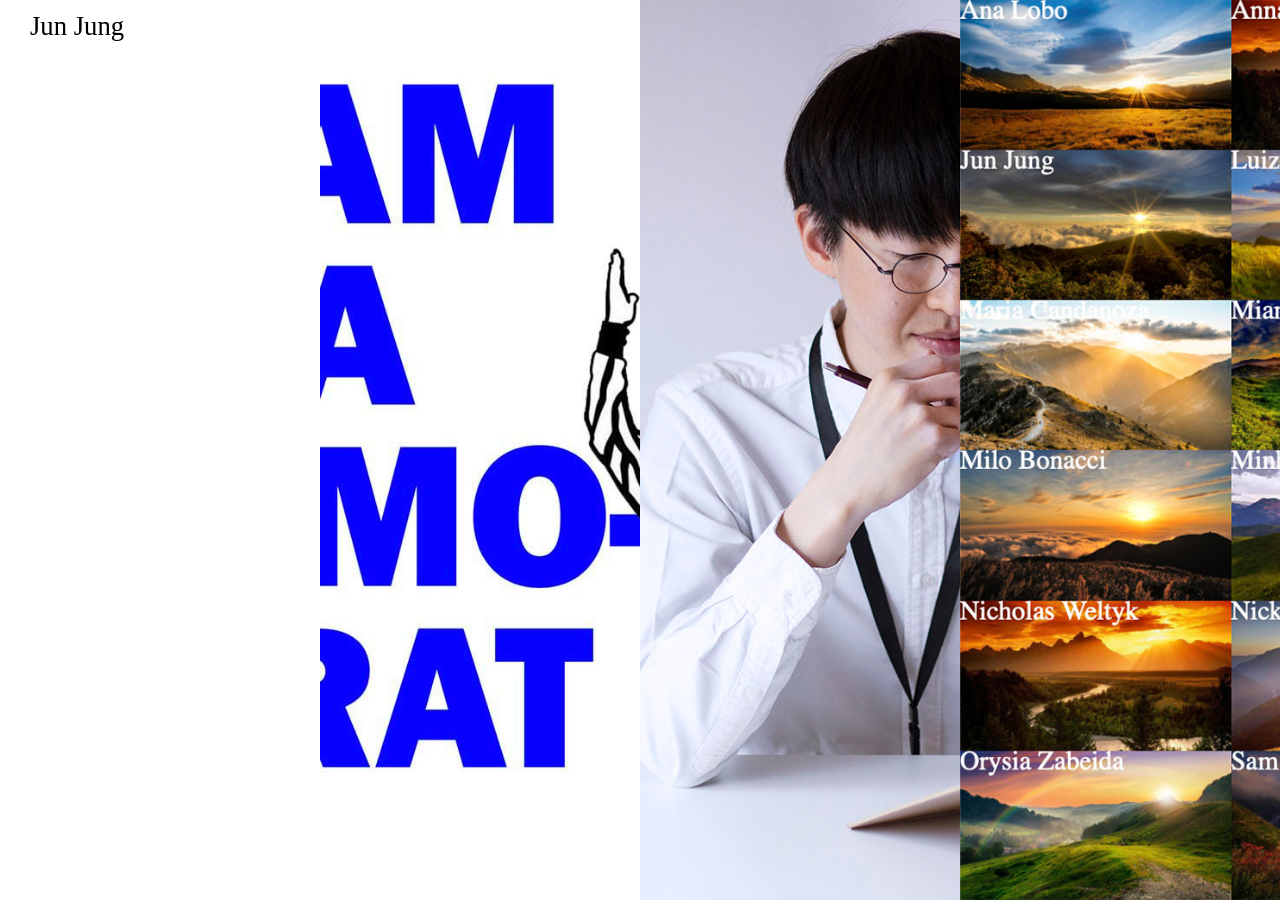
<file: index.html>
<!DOCTYPE html>
<html>

<head>
	<title>Jun Jung</title>
    <meta charset="utf-8" />
    <link rel="stylesheet" href="assets/main.css" type="text/css">
    <script type="text/javascript" src="assets/jquery-3.4.1.js"></script>
    <script src="assets/main.js"></script>
</head>

<body>
    <div class="container">
    		<div class="item first">
                <div class="placeholder">Jun Jung</div>
                <div class="contents">
                    Void
                    <br>
                    <br>
        	        Play as opposed to game<br>
                    : Play is unpredictable activities conducted within constraints of a game.

                    <blockquote>      
                    “Play and game seem to be opposite, as one suggests <i>free-form creativity</i>; the other, rules.”<br>
                        <span class="source">&mdash;David Graeber (2016), The Utopia of Rules: On Technology, Stupidity, and the Secret Joys of Bureaucracy, New York: Melville House, 190.</span>
                    </blockquote>        

                    <blockquote>    
                    “In sports, people make things uniform and the same every time…
                    so that what they can showcase is <i>the skill</i> of athletes  or the skill of the chess player.”<br>
                        <span class="source">&mdash;Sarah Perry (2019), “How to See Voids,” Refactor Camp 2019: Escaping Reality, Retrieved from https://youtu.be/py50NCqEztY</span>
                    </blockquote>         

                    <blockquote>    
                    “By knowing what the rules are, or the limits, you seem to get a better sense of the possibilities… You look for all <i>the possibilities of freedom</i> within those restrictions, and you play them out.”<br>
                        <span class="source">&mdash;Armand Mevis and Linda van Deursen (2005), Recollected Work, Amsterdam: Artimo, 161.</span>
                    </blockquote>  
                </div>
                </div>
        <div class="item">
            <div class="imgContainer second">
            </div>
            <a href="trail.html"></a>
            <div class="contents">
                Trail
            </div>
            </div>
        <div class="item">
            <div class="imgContainer third">
            </div>
            <a href="packet.html"></a>
            <div class="contents">    
                Packet
            </div>
        </div>
        <div class="item">
            <div class="imgContainer forth">
            </div>
            <a href="site.html"></a>
            <div class="contents">
                Site
            </div></div>
    </div>
</body>

</html>
</file>
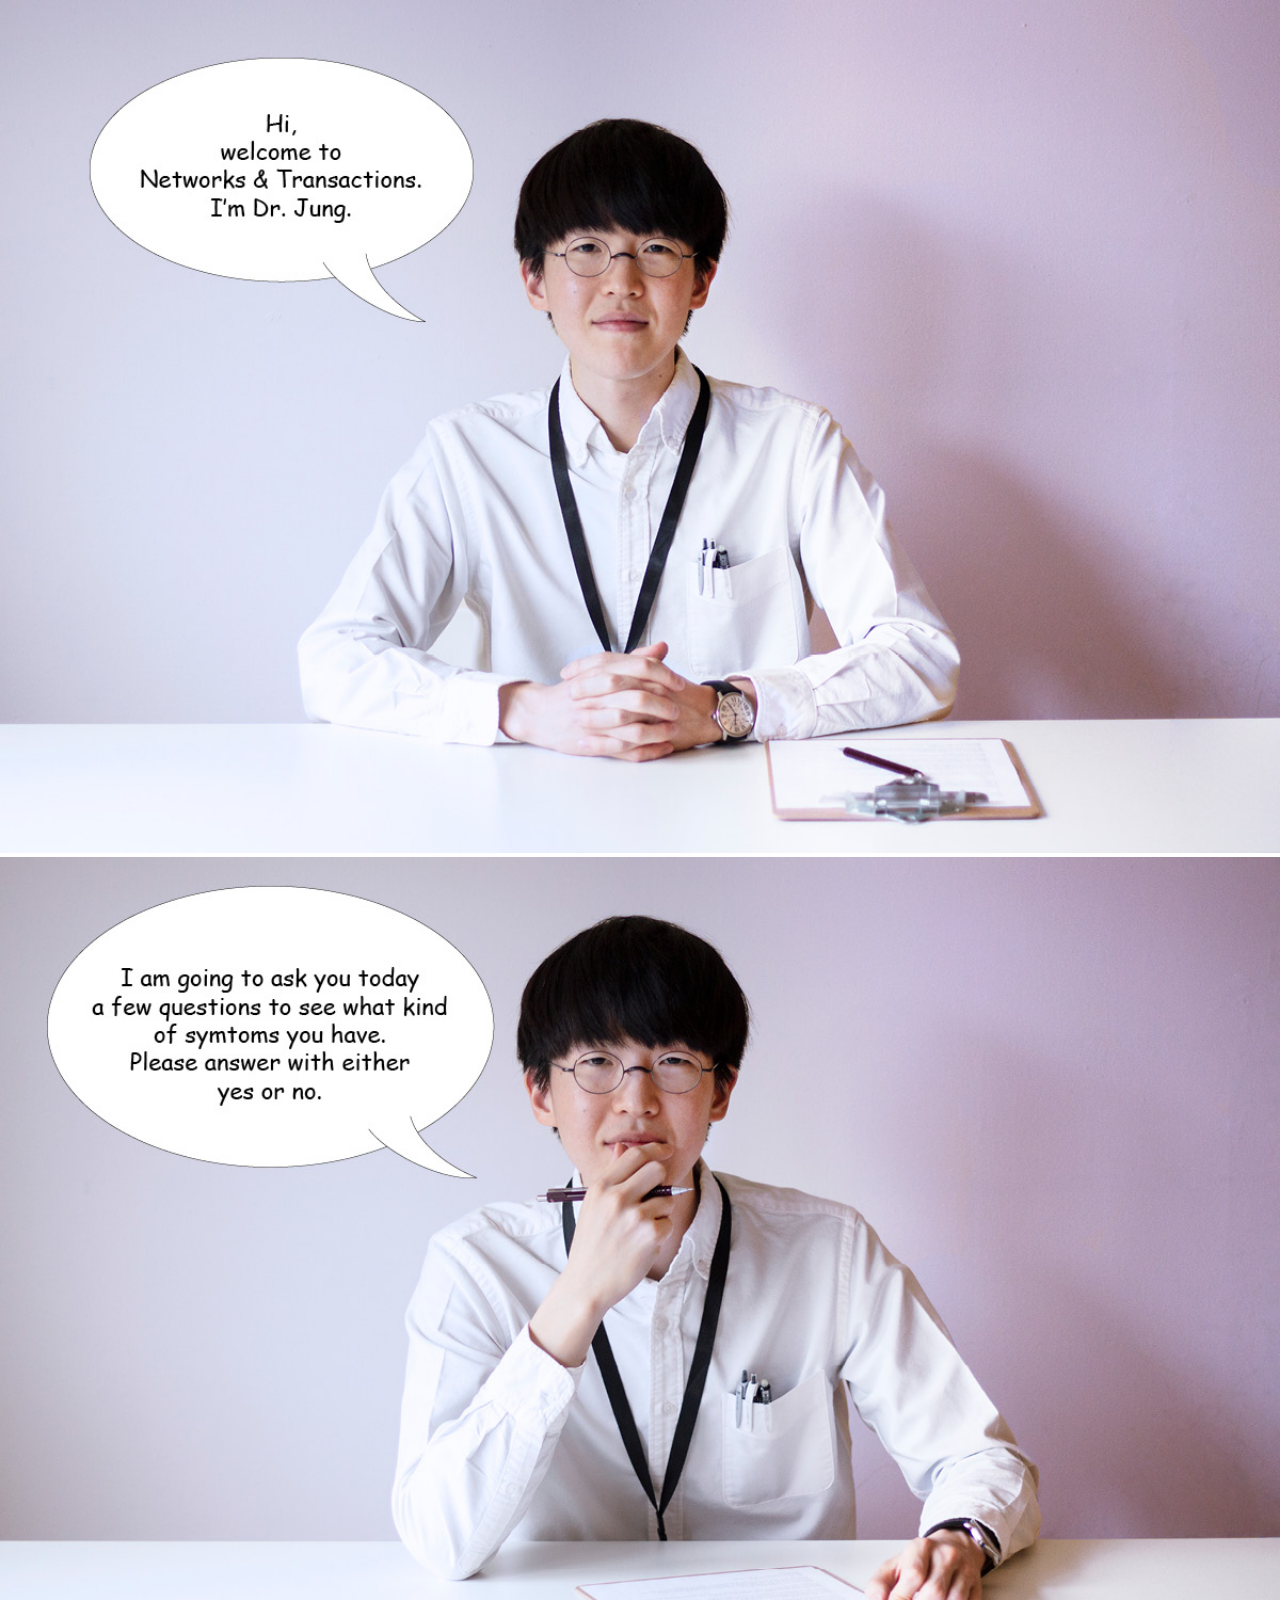
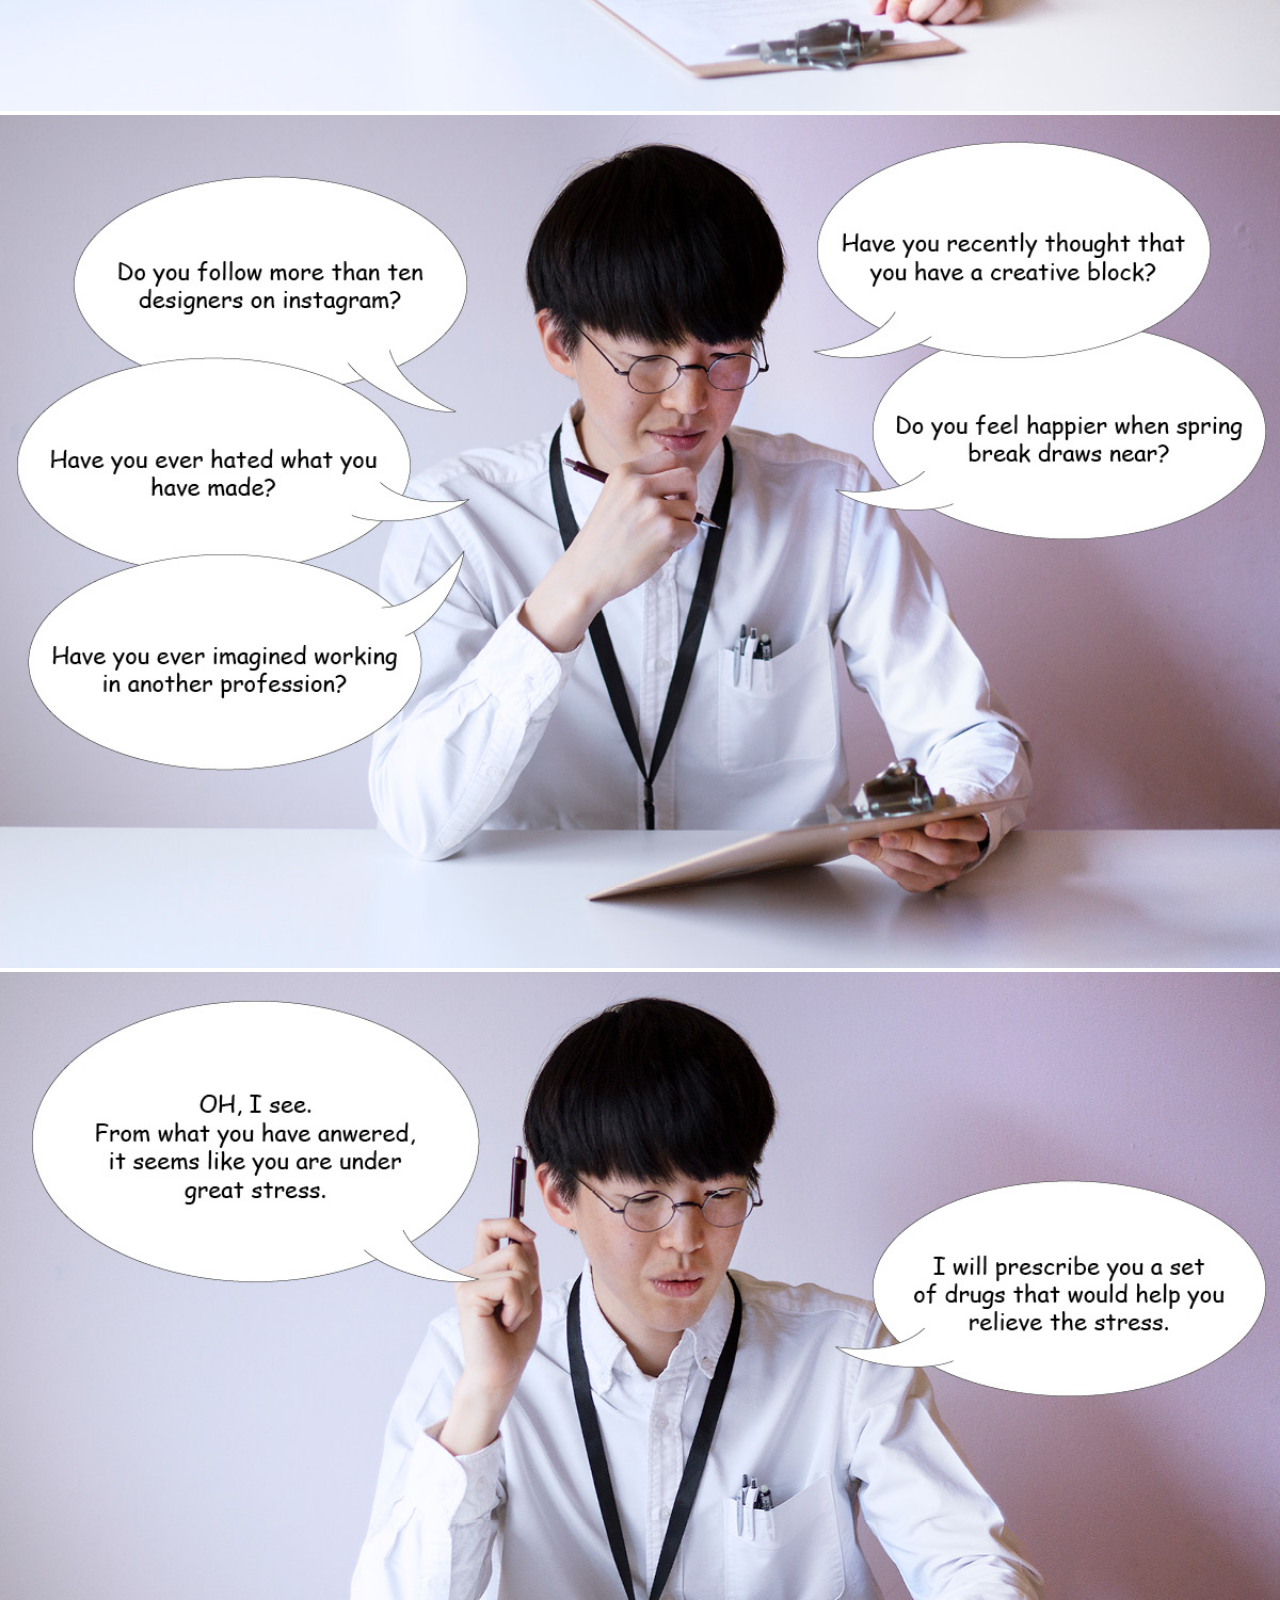
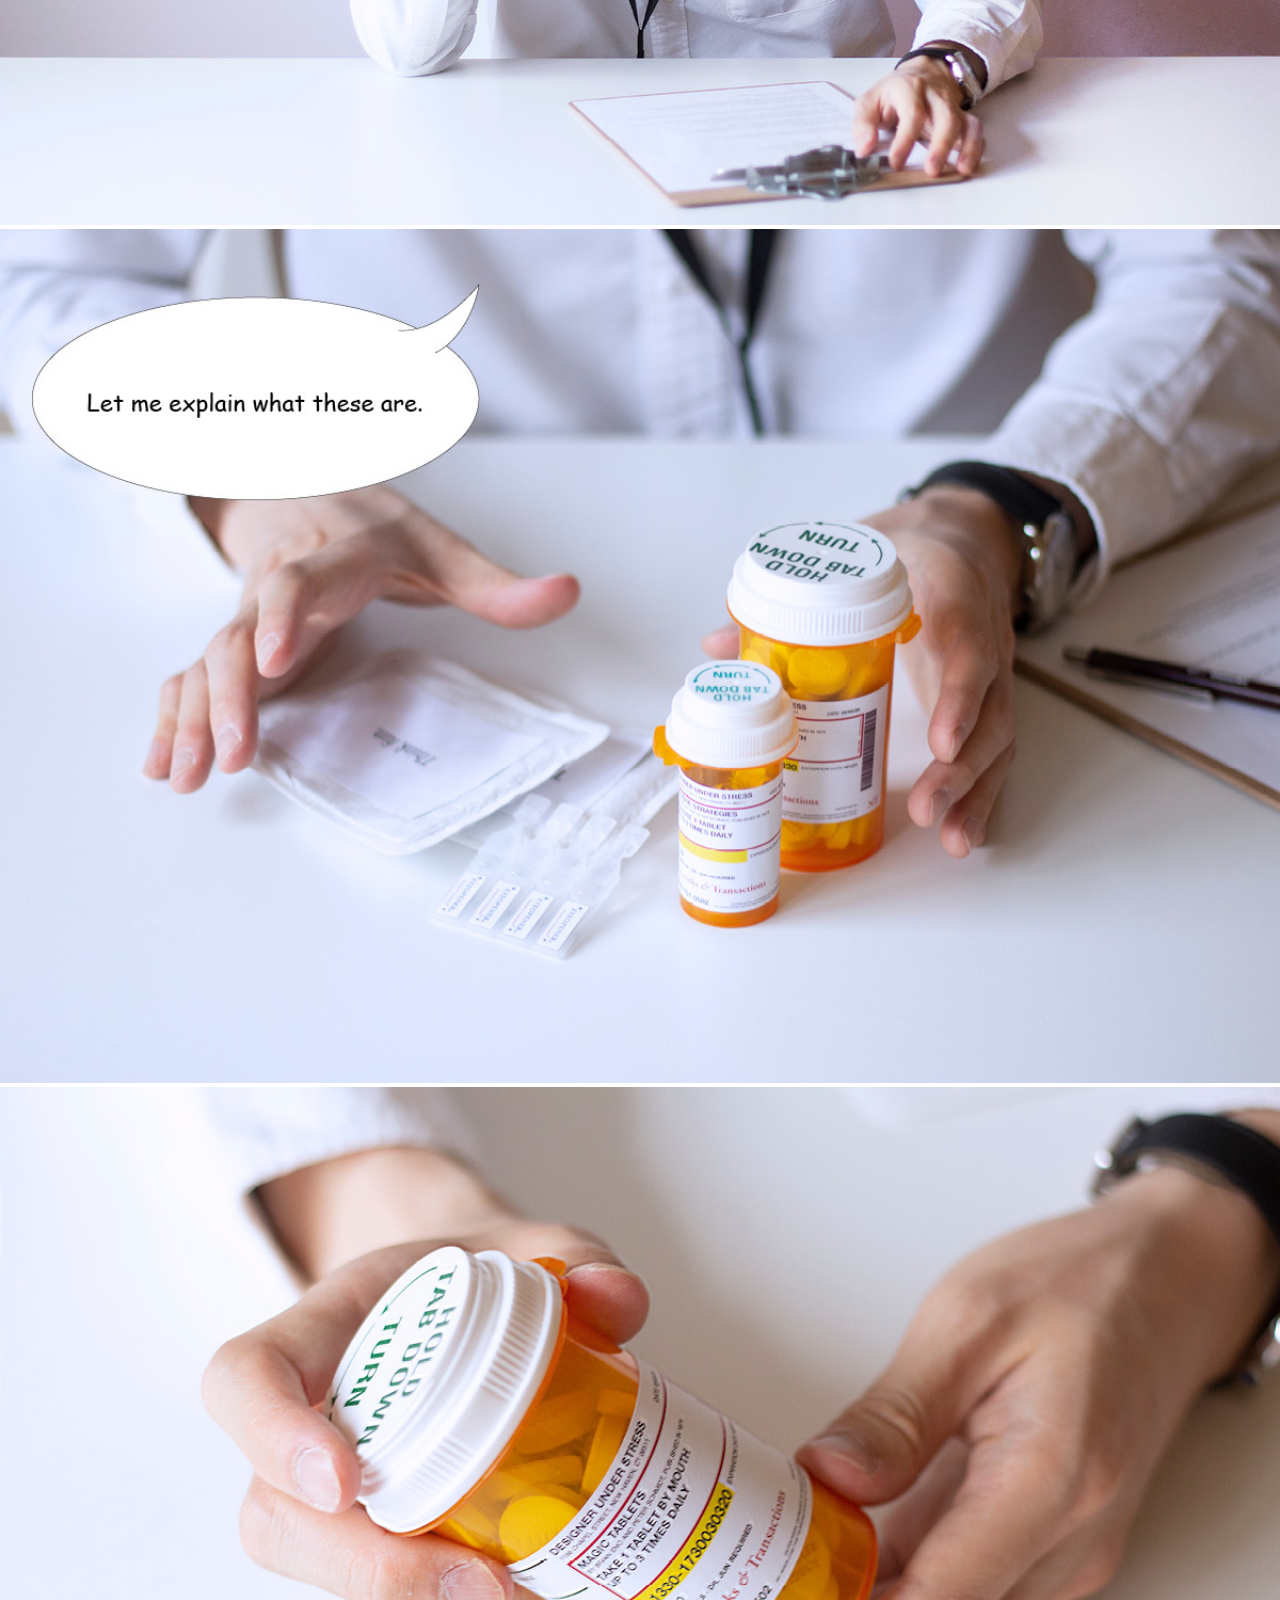
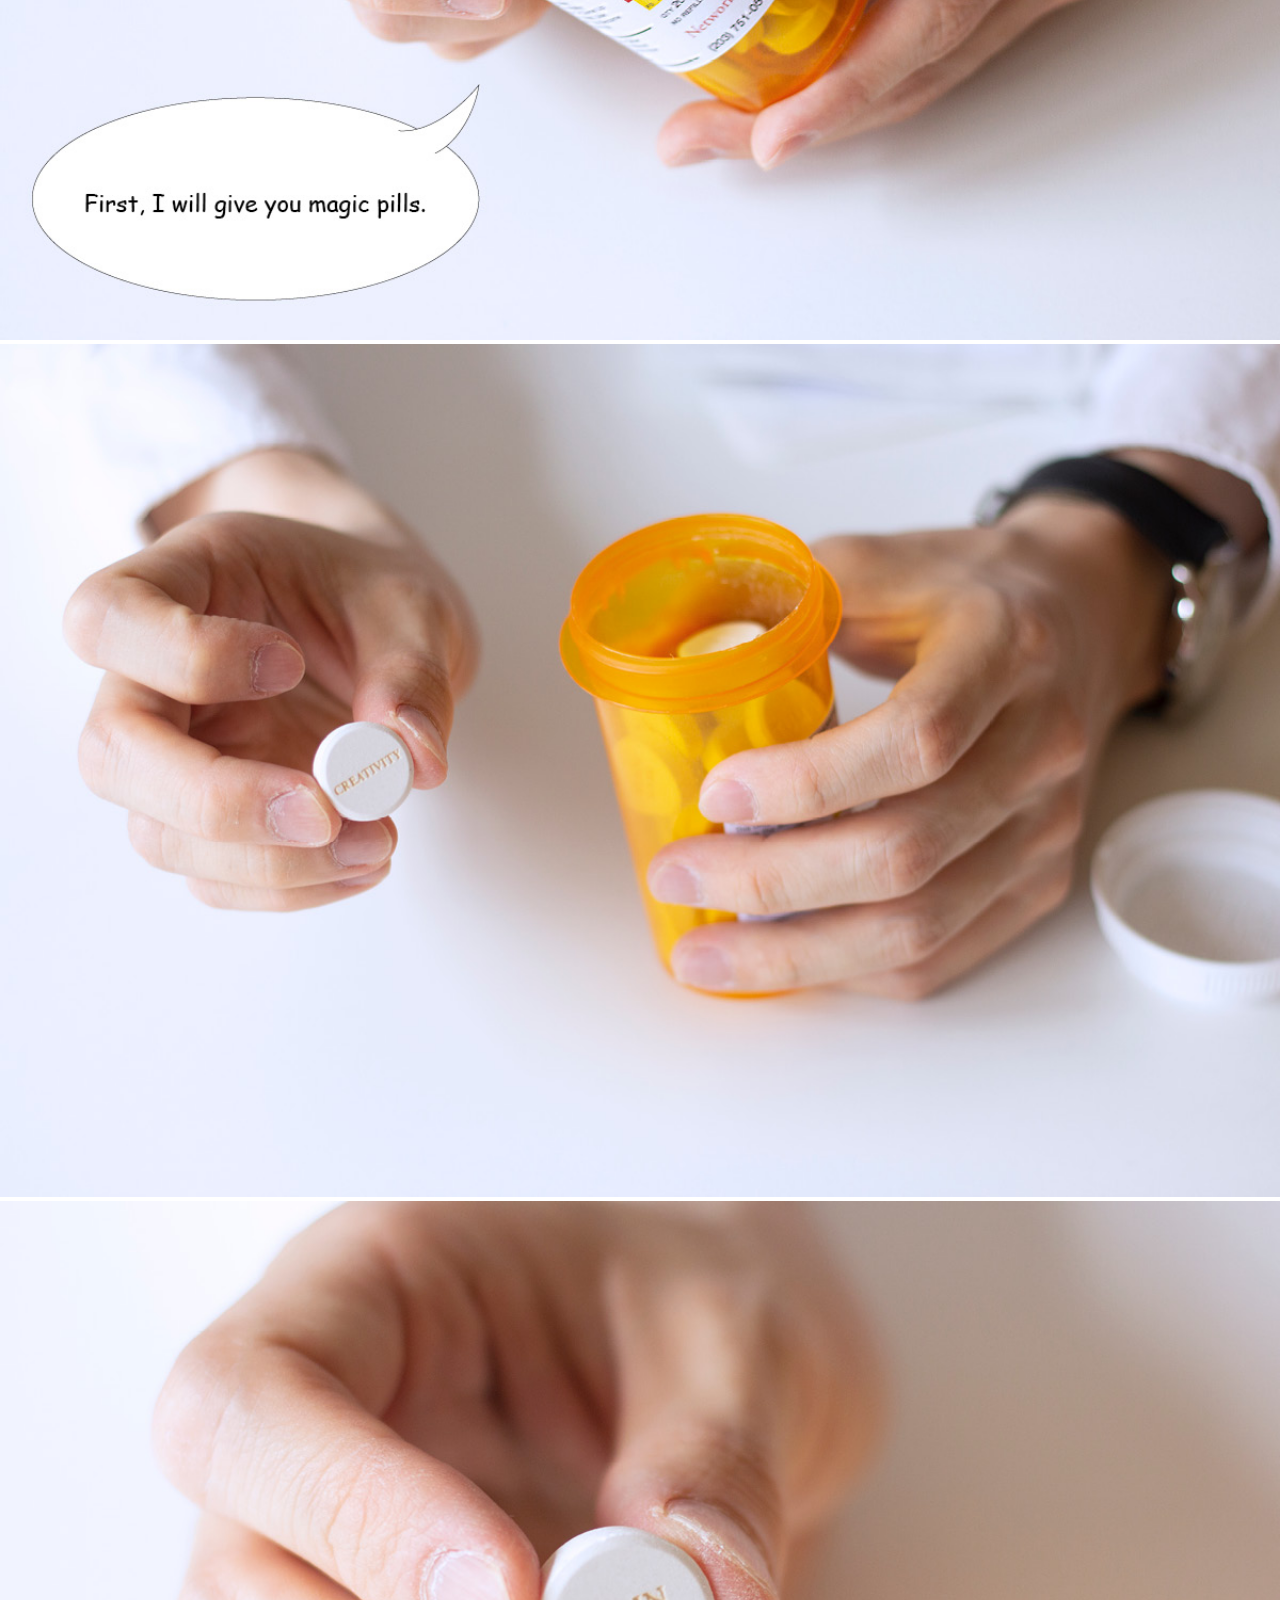
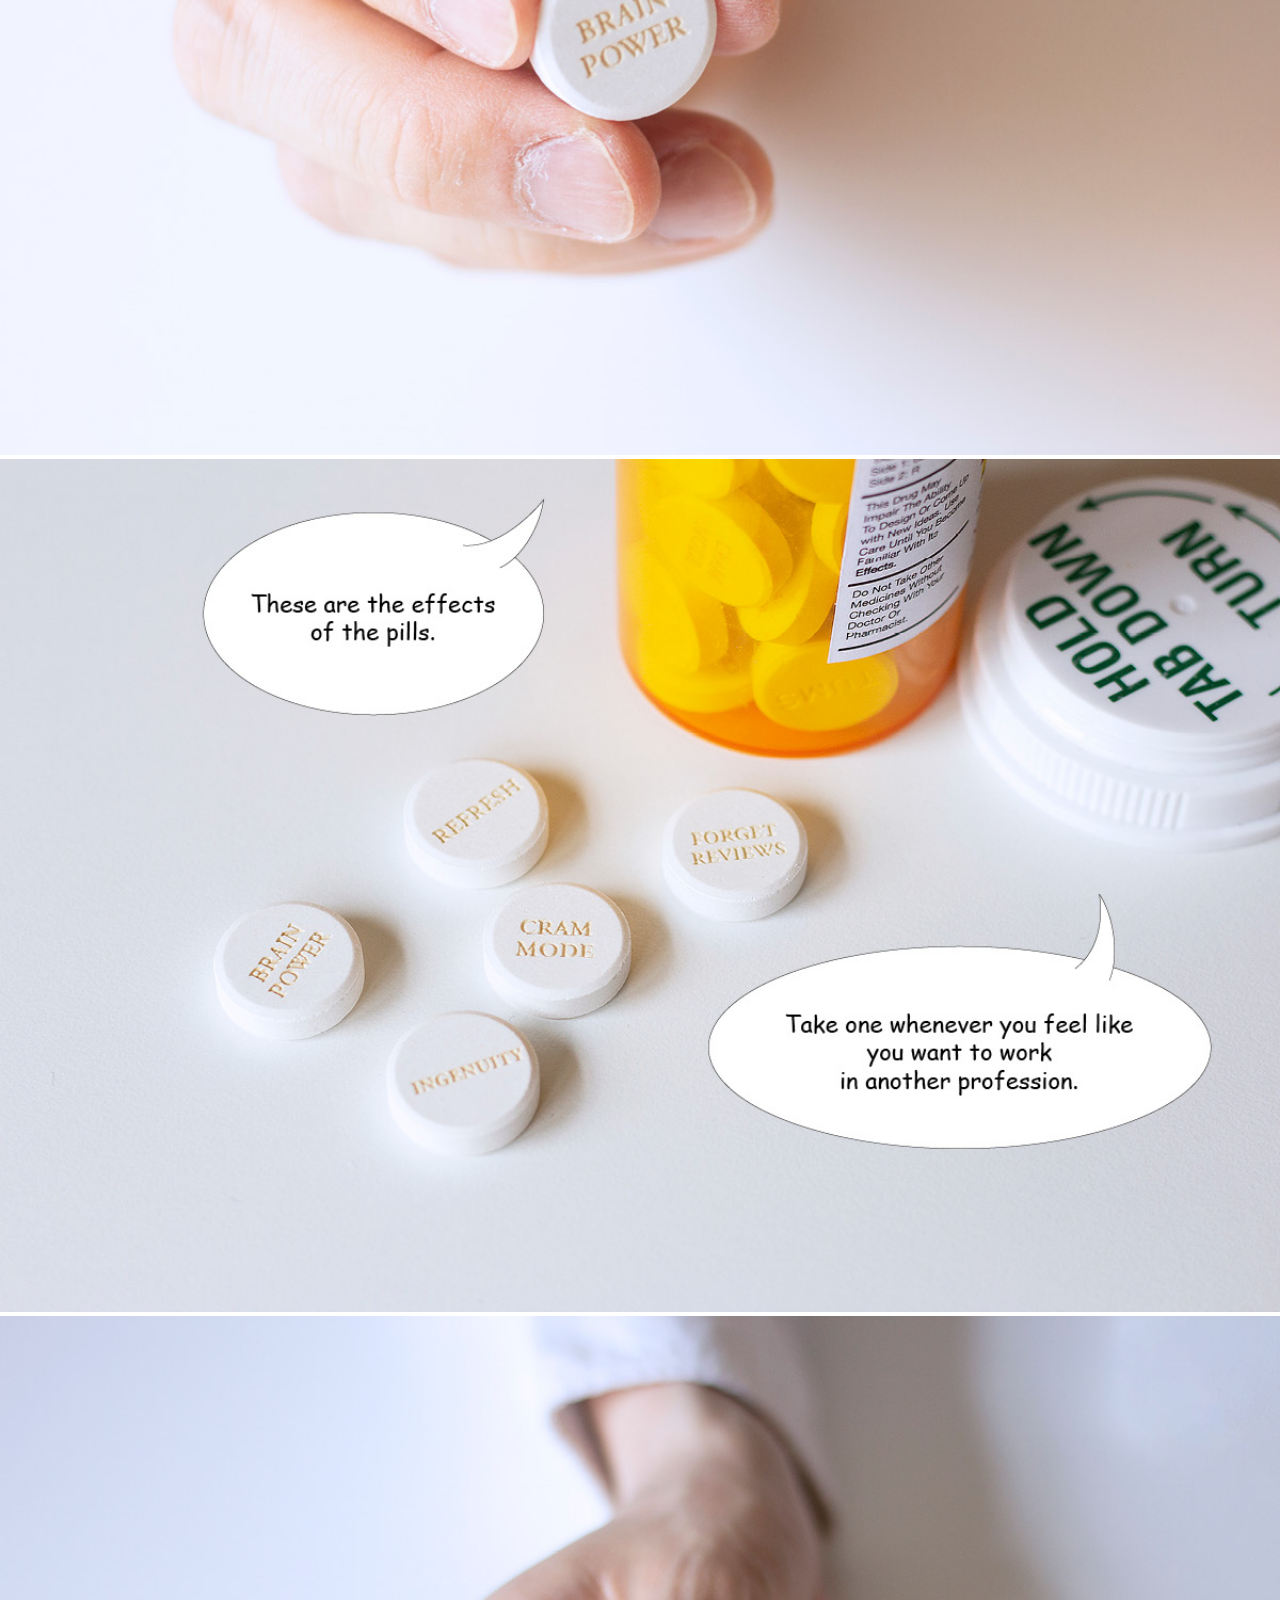
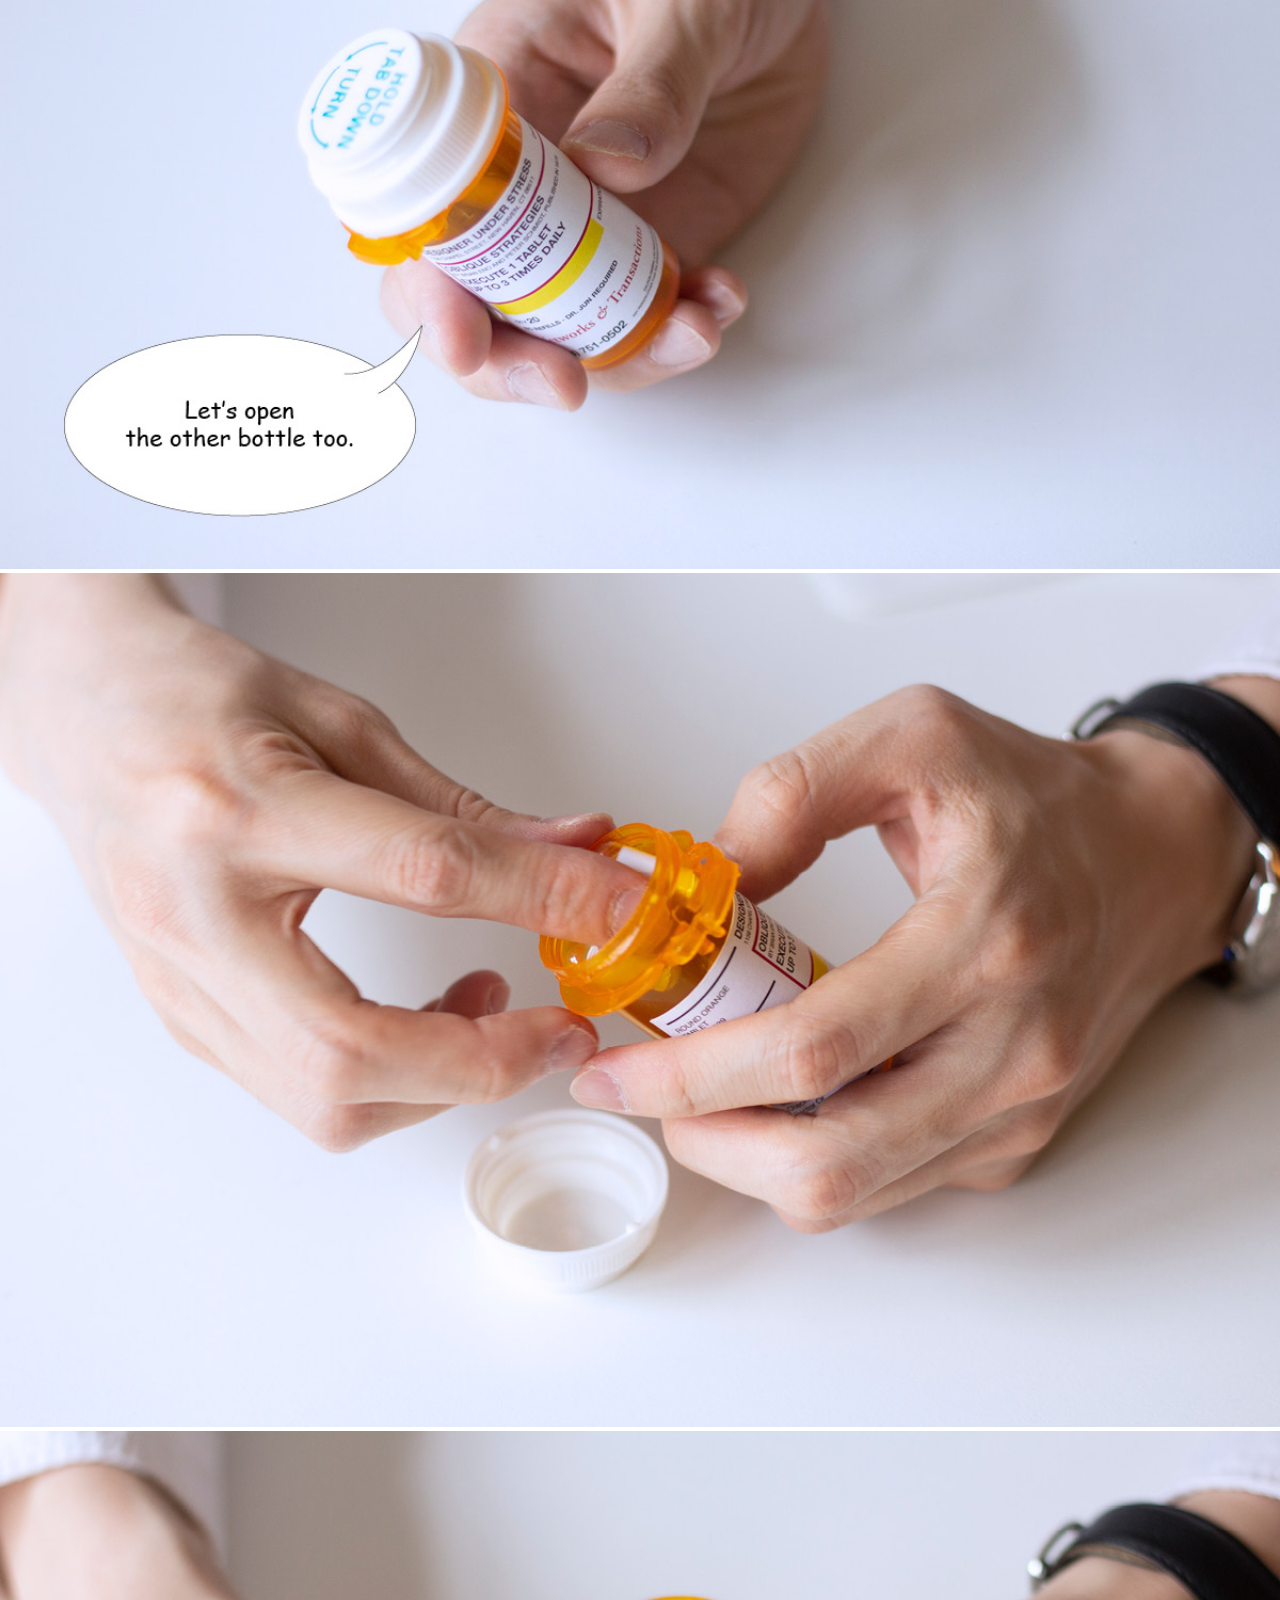
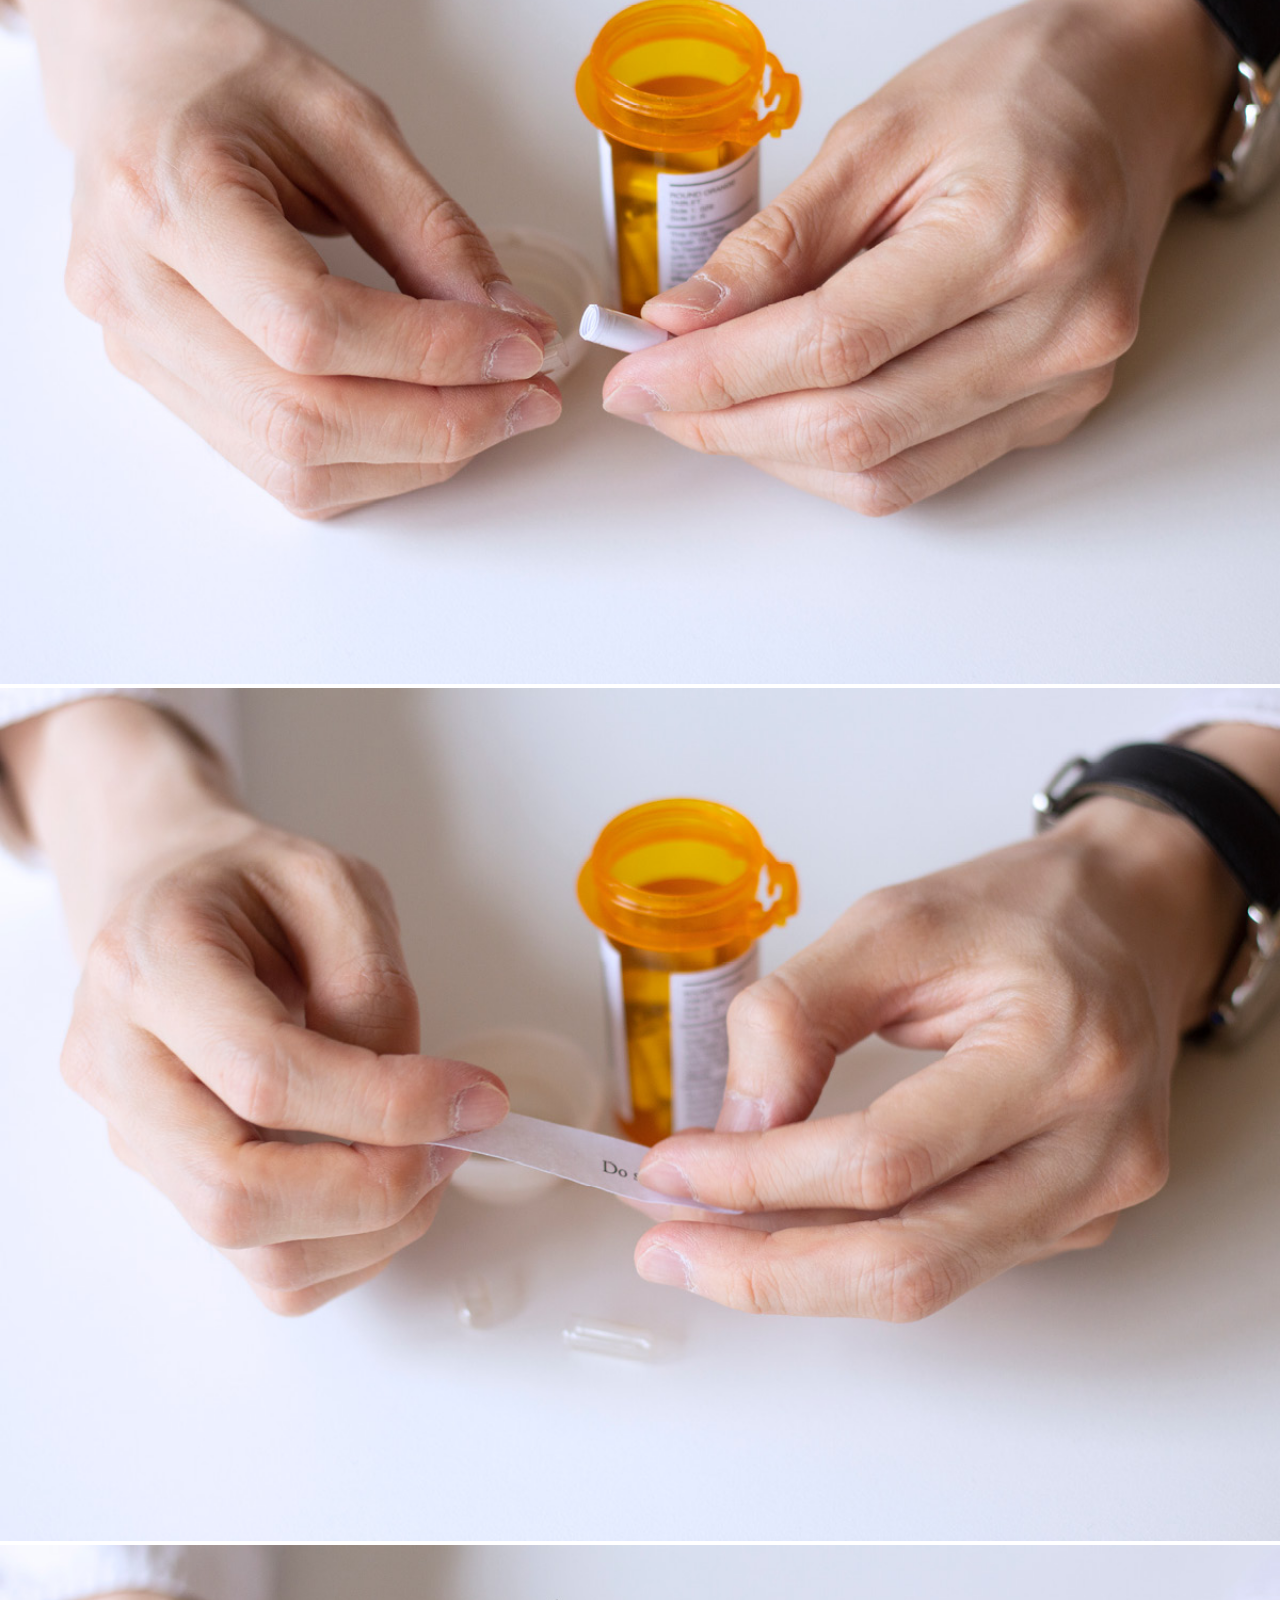
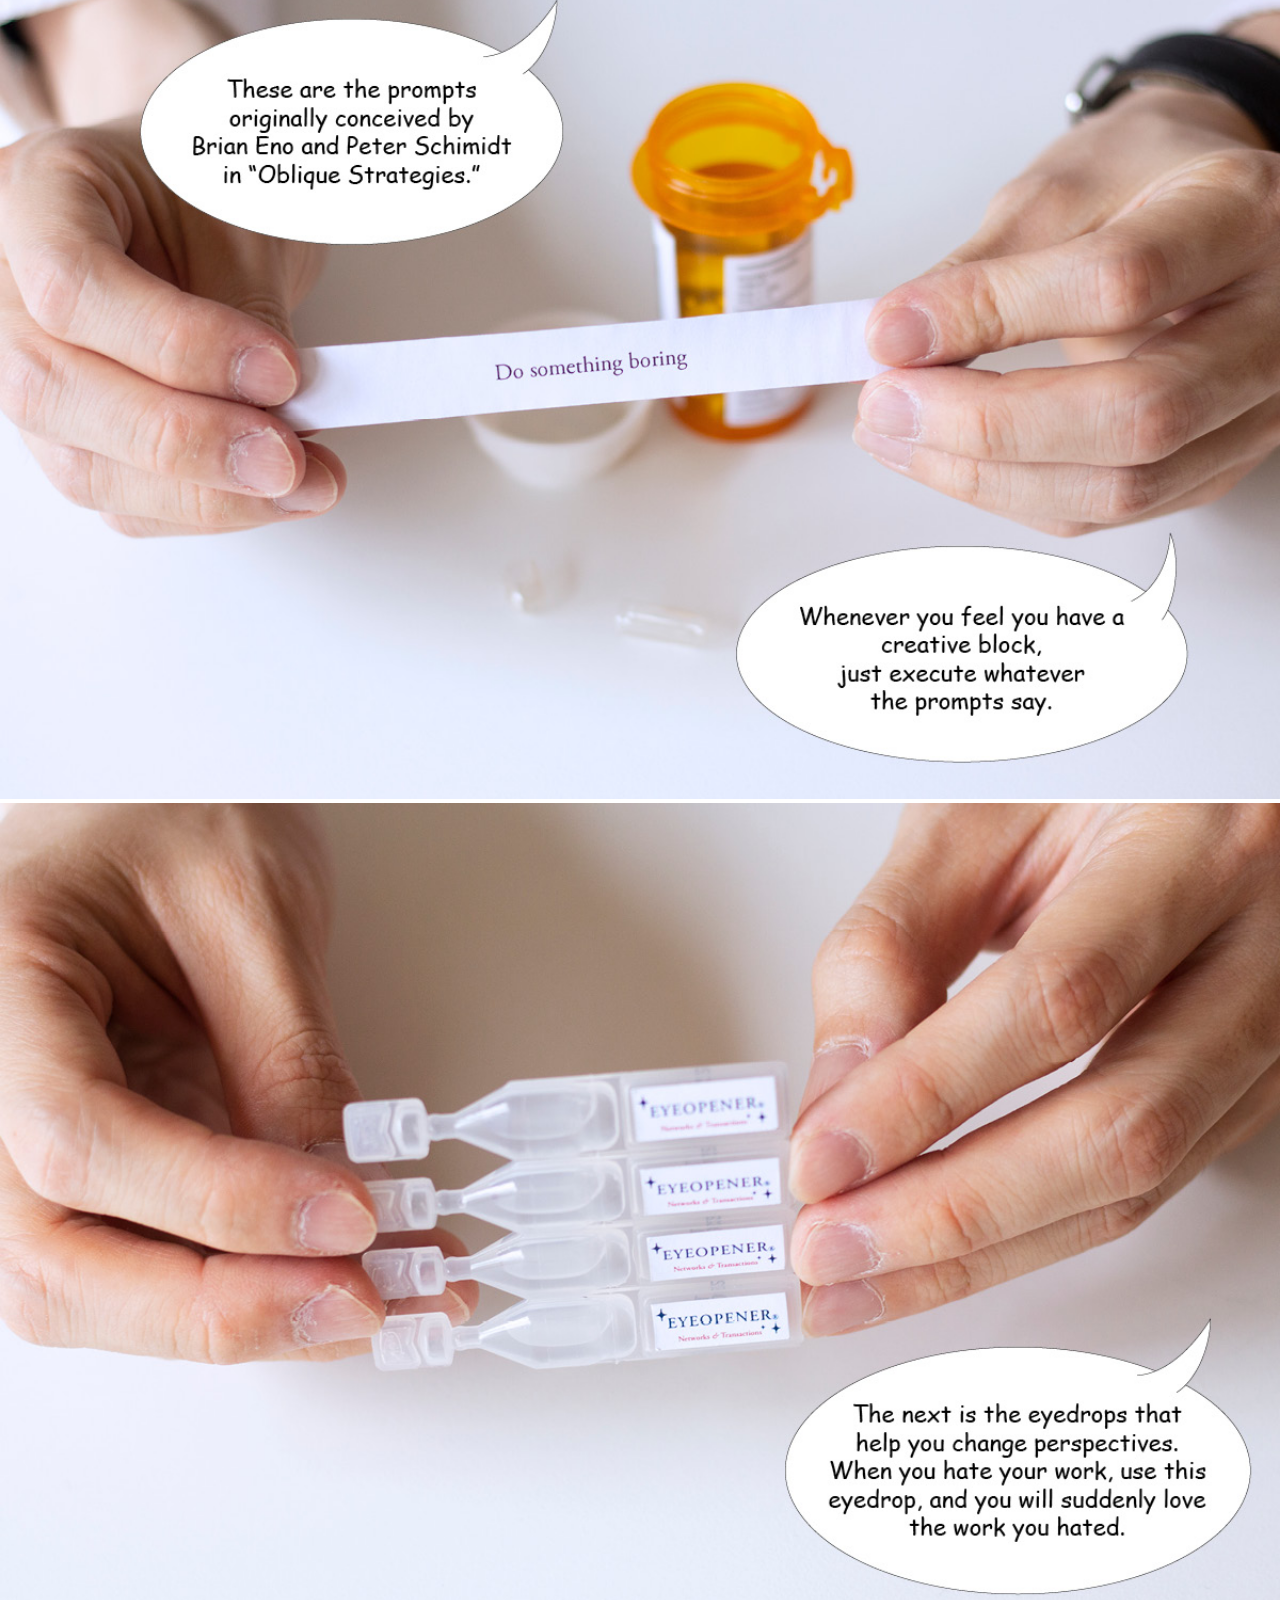
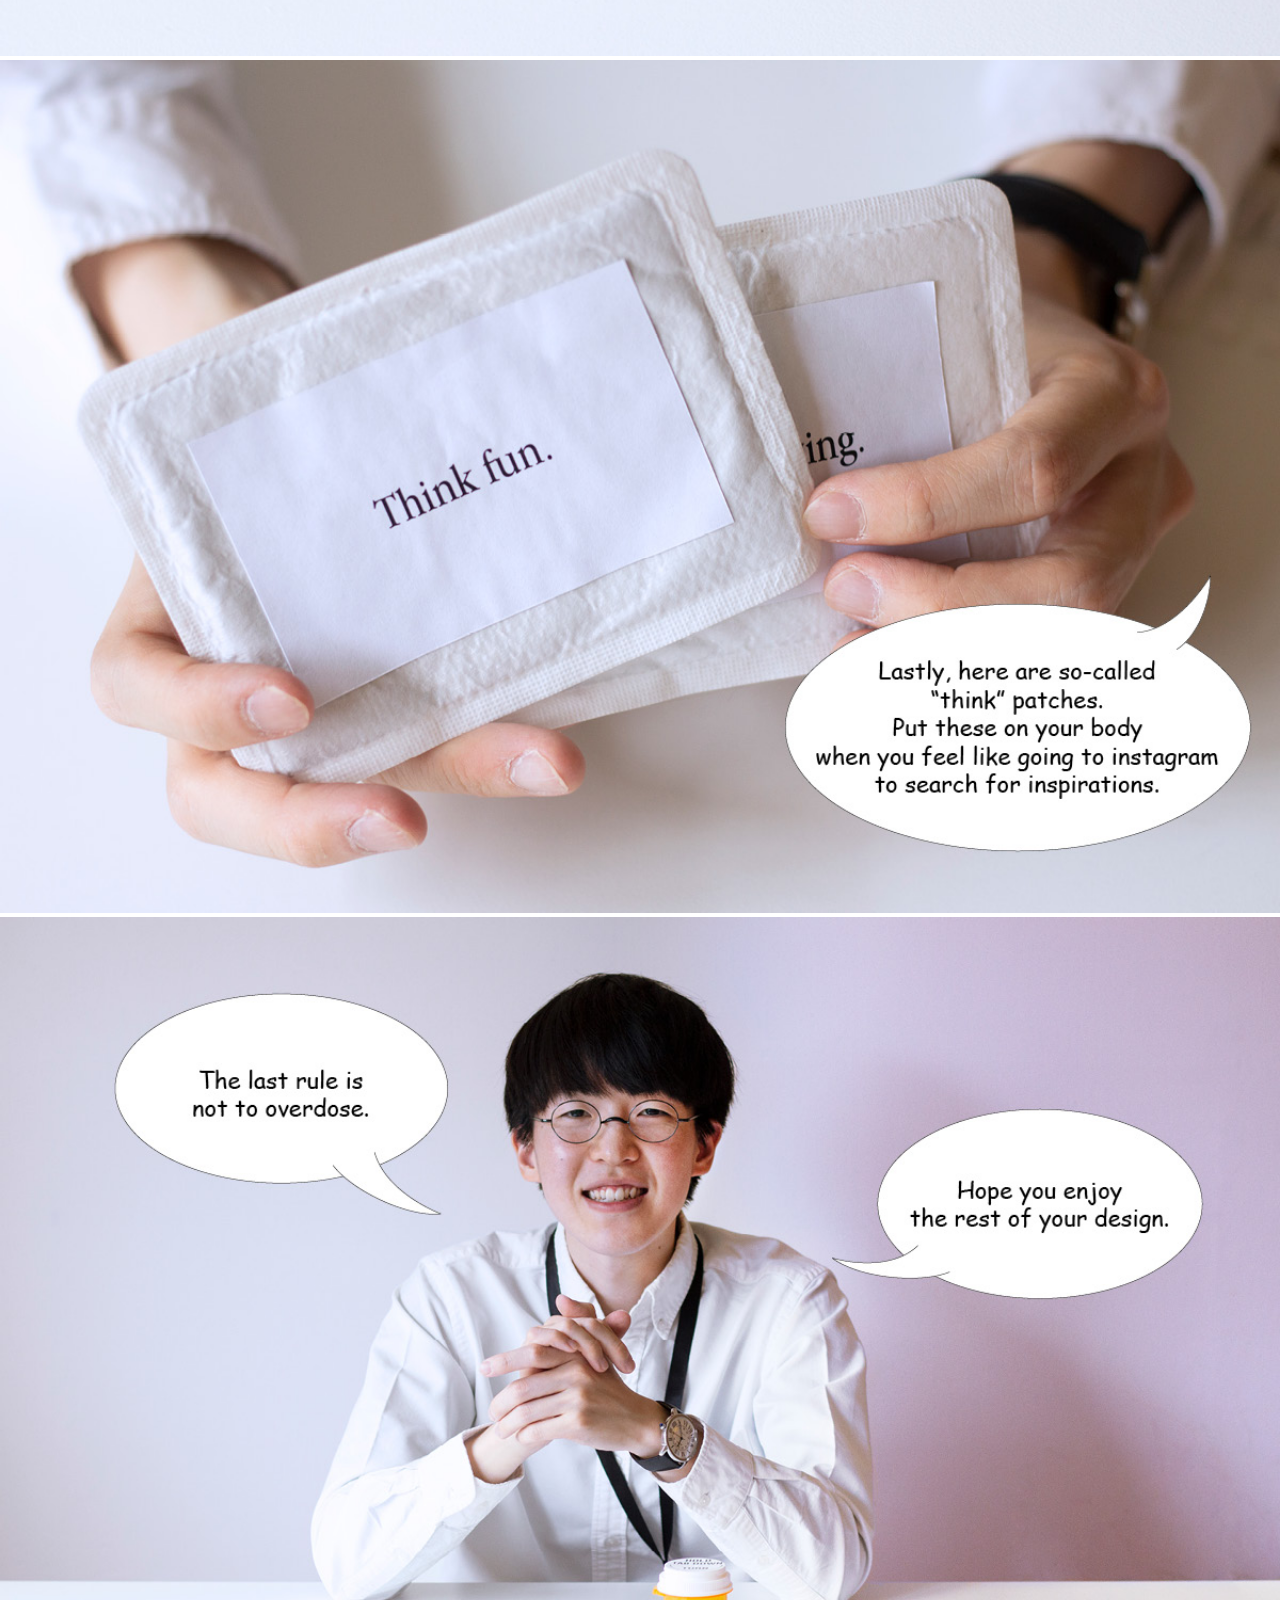
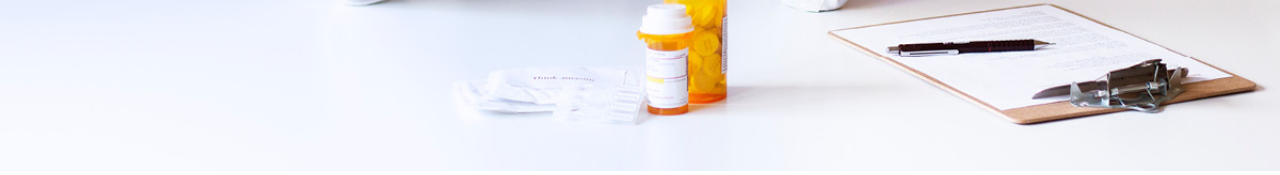
<file: packet.html>
<!DOCTYPE html>
<html>

<head>
	<title>Dr. Jung</title>
    <meta charset="utf-8" />
    <link rel="stylesheet" href="assets/packet.css" type="text/css">

</head>

<body>
    
<div class="slideshow-container">
    <div class="mySlides"><img src="img/packet1.jpg"></div>
    <div class="mySlides"><img src="img/packet2.jpg"></div>    
    <div class="mySlides"><img src="img/packet3.jpg"></div>
    <div class="mySlides"><img src="img/packet4.jpg"></div>    
    <div class="mySlides"><img src="img/packet5.jpg"></div>
    <div class="mySlides"><img src="img/packet6.jpg"></div>    
    <div class="mySlides"><img src="img/packet7.jpg"></div>
    <div class="mySlides"><img src="img/packet8.jpg"></div>    
    <div class="mySlides"><img src="img/packet9.jpg"></div>
    <div class="mySlides"><img src="img/packet10.jpg"></div>    
    <div class="mySlides"><img src="img/packet11.jpg"></div>
    <div class="mySlides"><img src="img/packet12.jpg"></div>
    <div class="mySlides"><img src="img/packet13.jpg"></div>
    <div class="mySlides"><img src="img/packet14.jpg"></div>    
    <div class="mySlides"><img src="img/packet15.jpg"></div>
    <div class="mySlides"><img src="img/packet16.jpg"></div>    
    <div class="mySlides"><img src="img/packet17.jpg"></div>
<!--
    <div class="left" onclick="plusSlides(-1)"></div>
    <div class="right" onclick="plusSlides(1)"></div>
-->
</div>
    
    
</body>
<script type="text/javascript" src="assets/packet.js"></script>    
</html>
</file>
<file: assets/main.css>
/*
@font-face {
font-family: "Arnhem-Blond";
src: url("Arnhem-BlondItalic.otf") format("opentype");
font-style: italic;
}

@font-face {
font-family: "Arnhem-Blond";
src: url("Arnhem-Blond.otf") format("opentype");
}
*/

body {
    font-family: "Georgia", "Times New Roman", serif;
    padding: 0;
    margin: 0;
    font-size: 20pt;
    overflow: hidden;
}


.title {
    padding-bottom: 50px;
}



.item {
    width: calc( 25vw );
    height: 100vh;
    line-height: 1.2;
    list-style-type: none;
    margin: 0;
    padding: 0;
    overflow-y: auto;
    overflow-x: hidden;
    position: relative;
}

.imgContainer {

    background-size: cover;
    position: absolute;
    top:0;
    left: 0px;
    height: 100%;
    min-width: 100%;
}

.second {    background-image: url("../img/trail_thum.jpg");  }
.third {     background-image: url("../img/packet_thum.jpg"); }
.forth {     background-image: url("../img/site_thum.jpg"); }

.placeholder {
    padding-top: 10px;
    padding-left: 30px;
}

.contents {
    padding: 10px 30px 30px 30px;
    display: none;
    overflow: auto;
}

a {
    position: absolute;
    padding-top: 10px;
    display: block;
    width: 100%;
    height: calc(100% - 10px);
    text-decoration: none;
    color: black;
}


.container {
    width: 100vw;
    display: flex;
}

blockquote {
    font-size: 0.7em;
    padding: 0;
    margin: 1em 0 0 0;
    text-indent: -0.4em;
}

.source {
    display: inline-block;
/*    margin-top: 4px;*/
    line-height: 1.3em;
    text-indent: 0;
}
</file>
<file: assets/packet.css>
body {
    margin: 0;
    padding: 0;
}

.slideshow-container {
    margin: 0;
    padding: 0;
    width: 100%;
}

.left {
    position: absolute;
    top: 0;
    width: 50vw;
    height: 100vh;
}

.left:hover {
    cursor: w-resize;
}

.right {
    position: absolute;
    top: 0;
    width: 50vw;
    height: 100vh;
    left: 50vw;
}

.right:hover {
    cursor: e-resize; 
}

img {
    width: 100%;
}
</file>
